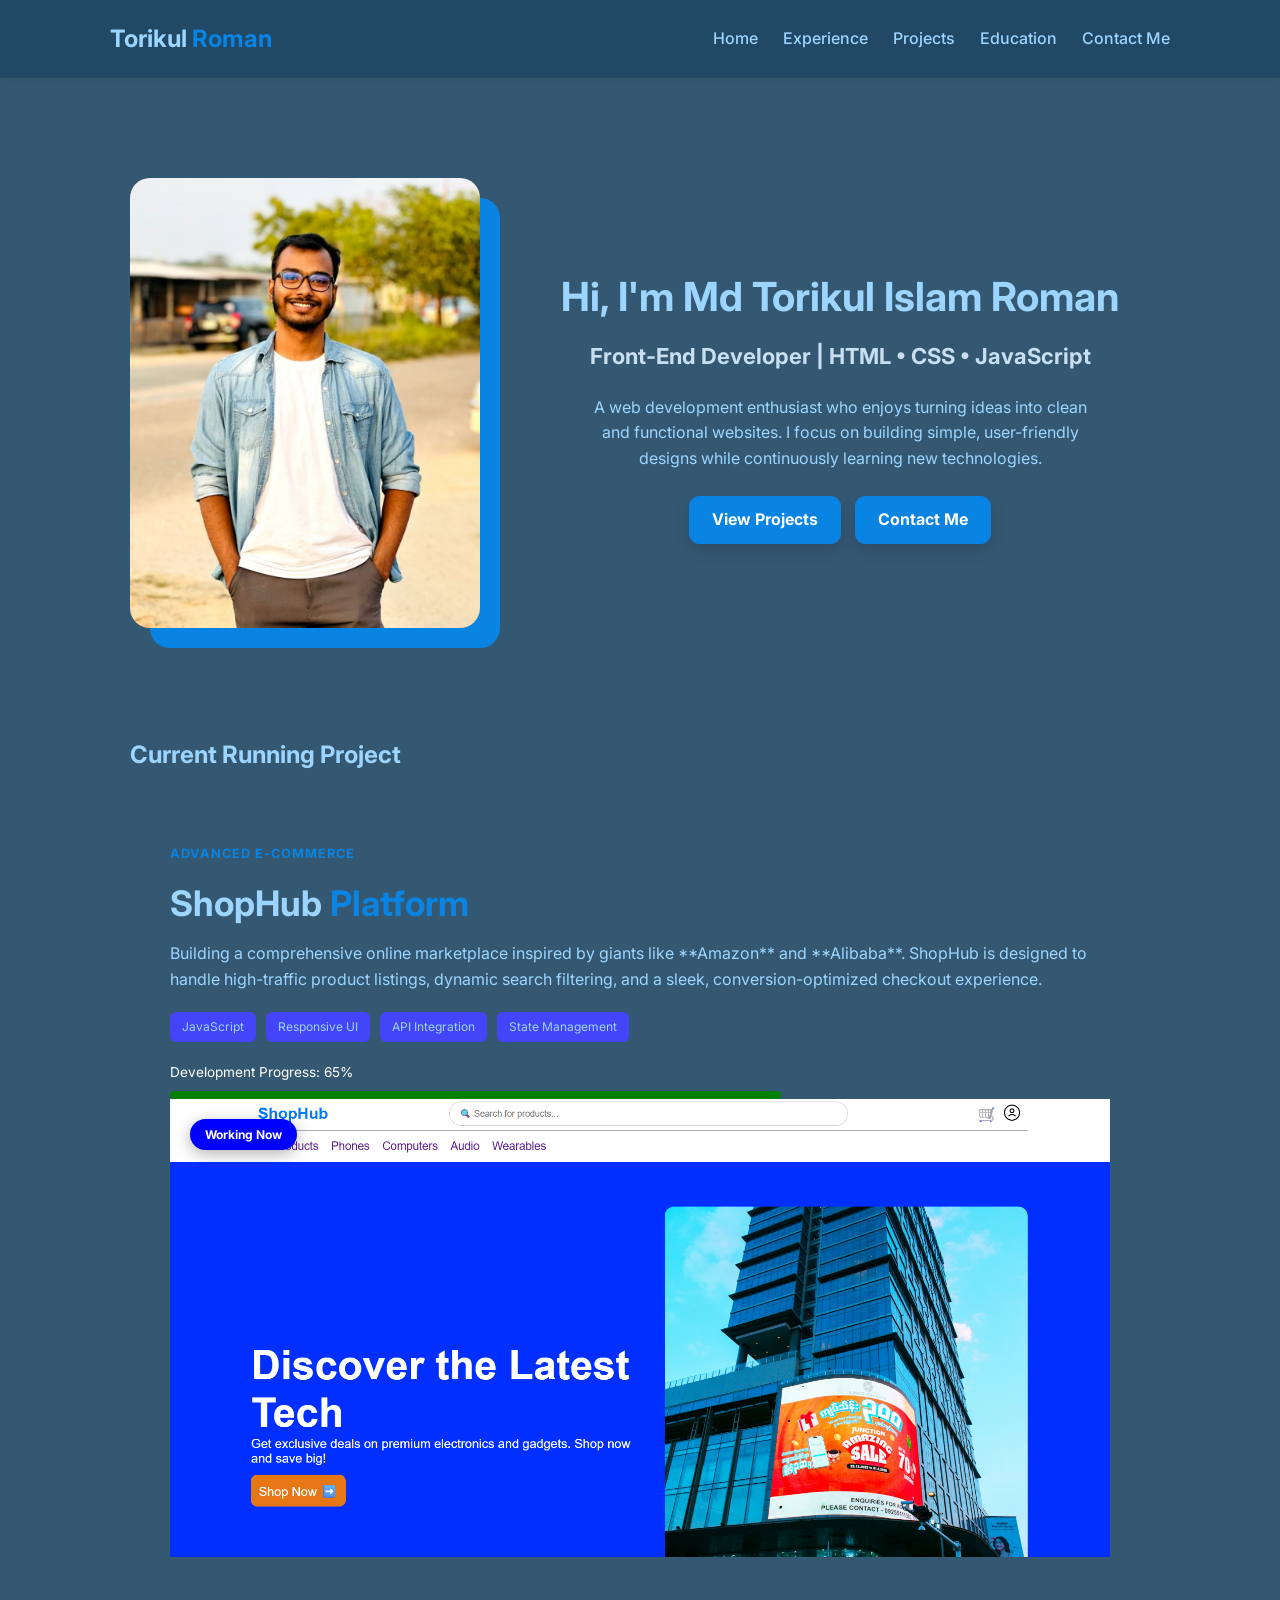
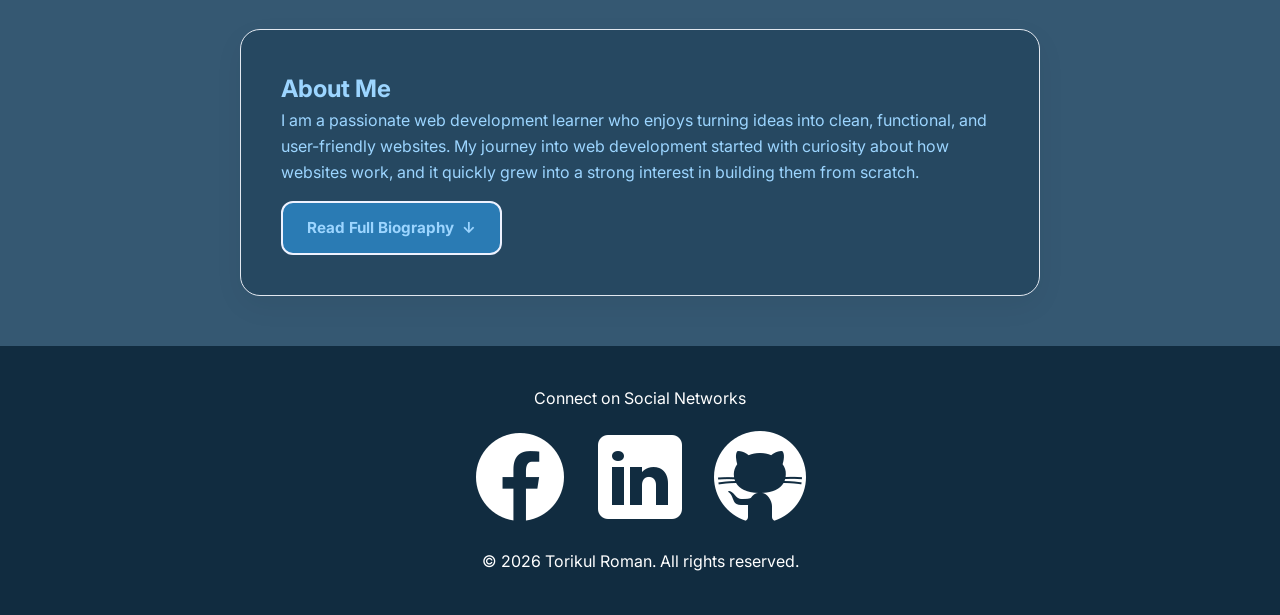
<file: portfolio/index.html>
<!DOCTYPE html>
<html lang="en">

<head>
    <meta charset="UTF-8">
    <meta name="viewport" content="width=device-width, initial-scale=1.0">
    <title>Torikul Roman | Portfolio</title>
    <link rel="stylesheet" href="style.css">
    <link href="https://fonts.googleapis.com/css2?family=Inter:wght@300;400;600&display=swap" rel="stylesheet">
</head>

<body>

    <header>
        <div class="container navbar-container">
            <h1 class="logo">Torikul <span>Roman</span></h1>
            <nav>
                <ul class="nav-links">
                    <li><a href="index.html">Home</a></li>
                    <li><a href="html/experience.html">Experience</a></li>
                    <li><a href="html/project.html">Projects</a></li>
                    <li><a href="html/education.html">Education</a></li>
                    <li><a href="html/contactme.html">Contact Me</a></li>
                </ul>
            </nav>
        </div>
    </header>

    <main class="container">
        <section class="hero">
            <div class="hero-image">
                <img src="pic/WhatsApp Image 2026-02-11 at 9.55.20 PM.jpeg" alt="Torikul Roman">
            </div>
            <div class="hero-text">


                <h1>Hi, I'm Md Torikul Islam Roman</h1>

                <h2>Front-End Developer | HTML • CSS • JavaScript</h2>

                <p>
                    A web development enthusiast who enjoys turning ideas into clean and functional websites. I focus on
                    building simple, user-friendly designs while continuously learning new technologies.
                </p>

                <div class="hero-text-buttons">
                    <a href="html/project.html">View Projects</a>
                    <a href="html/contactme.html">Contact Me</a>
                </div>

            </div>
        </section>

        <section class="upcoming-project container section-padding">
            <h2 class="section-title">Current Running Project</h2>

            <div class="upcoming-card">


                <div class="upcoming-details">
                    <span class="category">Advanced E-Commerce</span>
                    <h3>ShopHub <span>Platform</span></h3>
                    <p>
                        Building a comprehensive online marketplace inspired by giants like **Amazon** and **Alibaba**.
                        ShopHub is designed to handle high-traffic product listings, dynamic search filtering,
                        and a sleek, conversion-optimized checkout experience.
                    </p>
                    <div class="project-tags">
                        <span>JavaScript</span>
                        <span>Responsive UI</span>
                        <span>API Integration</span>
                        <span>State Management</span>
                    </div>
                    <div class="progress-container">
                        <p>Development Progress: 65%</p>
                        <div class="progress-bar">
                            <div class="progress-fill"></div>
                        </div>
                    </div>

                    <div class="upcoming-img-box">
                        <img src="pic/shophub.png" alt="ShopHub E-commerce Project">
                        <div class="status-badge">Working Now</div>
                    </div>
                </div>

            </div>
        </section>



        <section class="about-card">
            <h2>About Me</h2>

            <div class="content-wrapper">
                <p>
                    I am a passionate web development learner who enjoys turning ideas into clean, functional, and
                    user-friendly websites.
                    My journey into web development started with curiosity about how websites work, and it quickly grew
                    into a strong interest in building them from scratch.
                </p>

                <input type="checkbox" id="about-toggle" class="hidden-check">

                <div class="expand-box">
                    <p>
                        I enjoy creating simple yet effective user interfaces and focusing on writing clean, organized
                        code.
                        Through different small projects such as forms, login pages, and responsive designs, I continue
                        improving my skills.
                        Beyond web development, I explore technology concepts that strengthen my logical thinking.
                    </p>

                    <div class="bio-data">
                        <h3>Personal Info</h3>
                        <ul>

                            <li><strong>Father's Name:</strong> Md. Akkas Ali</li>

                            <li><strong>Mother's Name:</strong> Thamina Khatun</li>

                            <li><strong>Date of Birth:</strong> 29.06.2002</li>

                            <li><strong>Nationality:</strong> Bangladeshi</li>
                        </ul>
                    </div>
                    <div class="bio-data">

                        <h3>Address</h3>

                        <ul>


                            <li><strong>Location:</strong> Dhaka (AIUB Area)</li>
                            <li><strong>Status:</strong> Available for Hire</li>

                        </ul>

                    </div>
                </div>

                <label for="about-toggle" class="read-more-btn">
                    <span class="text-more">Read Full Biography</span>
                    <span class="text-less">Show Less</span>
                </label>
            </div>
        </section>


    </main>

    <footer>
        <div class="container footer-content">
            <p class="footertitle">Connect on Social Networks</p>
            <ul class="footer-icons">
                <li><a href="https://www.facebook.com/tori6kul"><img src="pic/icons8-facebook-100.png"
                            alt="Facebook"></a></li>
                <li><a href="https://www.linkedin.com/in/md-torikul-islam-roman-7853423b7/"><img
                            src="pic/icons8-linkedin-100.png" alt="LinkedIn"></a></li>
                <li><a href="https://github.com/torikul1"><img src="pic/icons8-github-100.png" alt="GitHub"></a></li>
            </ul>
            <p>&copy; 2026 Torikul Roman. All rights reserved.</p>
        </div>
    </footer>

</body>

</html>
</file>
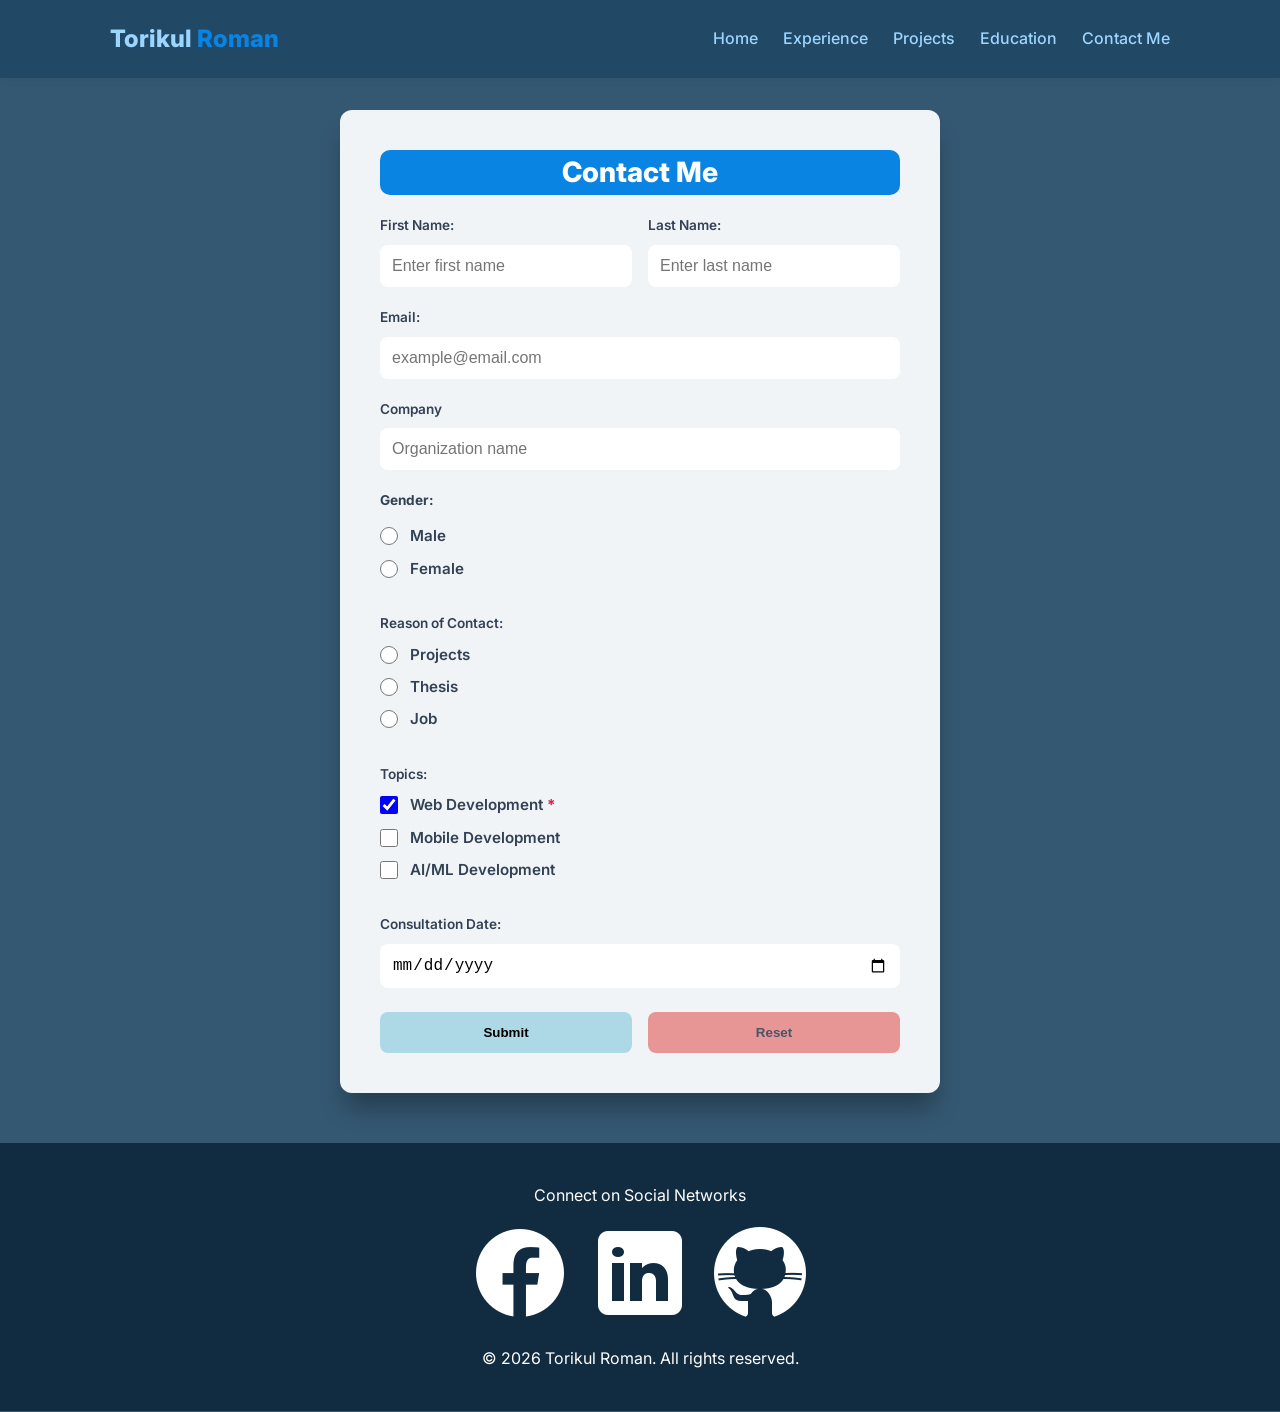
<file: portfolio/html/contactme.html>
<!DOCTYPE html>
<html lang="en">

<head>
    <meta charset="UTF-8">
    <meta name="viewport" content="width=device-width, initial-scale=1.0">
    <title>Contact | Torikul Roman</title>
    <link rel="stylesheet" href="../css/contactme.css">
    <link href="https://fonts.googleapis.com/css2?family=Inter:wght@300;400;600&display=swap" rel="stylesheet">
</head>

<body>

    <header>
        <div class="container navbar-container">
            <h1 class="logo">Torikul <span>Roman</span></h1>
            <nav>
                <ul class="nav-links">
                    <li><a href="../index.html">Home</a></li>
                    <li><a href="../html/experience.html">Experience</a></li>
                    <li><a href="../html/project.html">Projects</a></li>
                    <li><a href="../html/education.html">Education</a></li>
                    <li><a href="../html/contactme.html">Contact Me</a></li>
                </ul>
            </nav>
        </div>
    </header>

    <main>
        <div class="form-container">
            <div class="form-header">
                <h1>Contact Me</h1>

            </div>

            <form action="#">
                <div class="form-row">
                    <div class="form-group">
                        <label for="fname">First Name:</label>
                        <input type="text" id="fname" required placeholder="Enter first name">
                    </div>
                    <div class="form-group">
                        <label for="lname">Last Name:</label>
                        <input type="text" id="lname" required placeholder="Enter last name">
                    </div>
                </div>

                <div class="form-group">
                    <label for="email">Email:</label>
                    <input type="email" id="email" required placeholder="example@email.com">
                </div>

                <div class="form-group">
                    <label for="company">Company</label>
                    <input type="text" id="company" placeholder="Organization name">
                </div>

                <fieldset class="radio-group">
                    <legend>Gender:</legend>
                    <label class="option-item">
                        <input type="radio" name="gender" value="male" required>
                        <span>Male</span>
                    </label>
                    <label class="option-item">
                        <input type="radio" name="gender" value="female">
                        <span>Female</span>
                    </label>
                </fieldset>

                <fieldset class="radio-group">
                       <label for="reason">Reason of Contact:</label>
                    
                    <label class="option-item">
                        <input type="radio" name="reason" value="projects" required>
                        <span>Projects</span>
                    </label>
                    <label class="option-item">
                        <input type="radio" name="reason" value="thesis">
                        <span>Thesis</span>
                    </label>
                    <label class="option-item">
                        <input type="radio" name="reason" value="job">
                        <span>Job</span>
                    </label>
                </fieldset>

                <fieldset class="checkbox-group">
                  <label for="topic">Topics:</label>
                   
                    <label class="option-item">
                        <input type="checkbox" name="topic" value="web" required checked>
                        <span>Web Development</span>
                    </label>
                    <label class="option-item">
                        <input type="checkbox" name="topic" value="mobile">
                        <span>Mobile Development</span>
                    </label>
                    <label class="option-item">
                        <input type="checkbox" name="topic" value="ai">
                        <span>AI/ML Development</span>
                    </label>
                </fieldset>

                <div class="form-group">
                    <label for="date">Consultation Date: </label>
                    <input type="date" id="date" required>
                </div>

                <div class="button-row">
                    <button type="submit" class="btn btn-submit">Submit</button>
                    <button type="reset" class="btn btn-reset">Reset</button>
                </div>
            </form>
        </div>
    </main>

    <footer>
        <div class="container footer-content">
            <p class="footertitle">Connect on Social Networks</p>
            <ul class="footer-icons">
                <li><a href="https://www.facebook.com/tori6kul"><img src="../pic/icons8-facebook-100.png"
                            alt="Facebook"></a></li>
                <li><a href="https://www.linkedin.com/in/md-torikul-islam-roman-7853423b7/"><img src="../pic/icons8-linkedin-100.png"
                            alt="LinkedIn"></a></li>
                <li><a href="https://github.com/torikul1"><img src="../pic/icons8-github-100.png" alt="GitHub"></a></li>
            </ul>
            <p>&copy; 2026 Torikul Roman. All rights reserved.</p>
        </div>
    </footer>

</body>

</html>
</file>
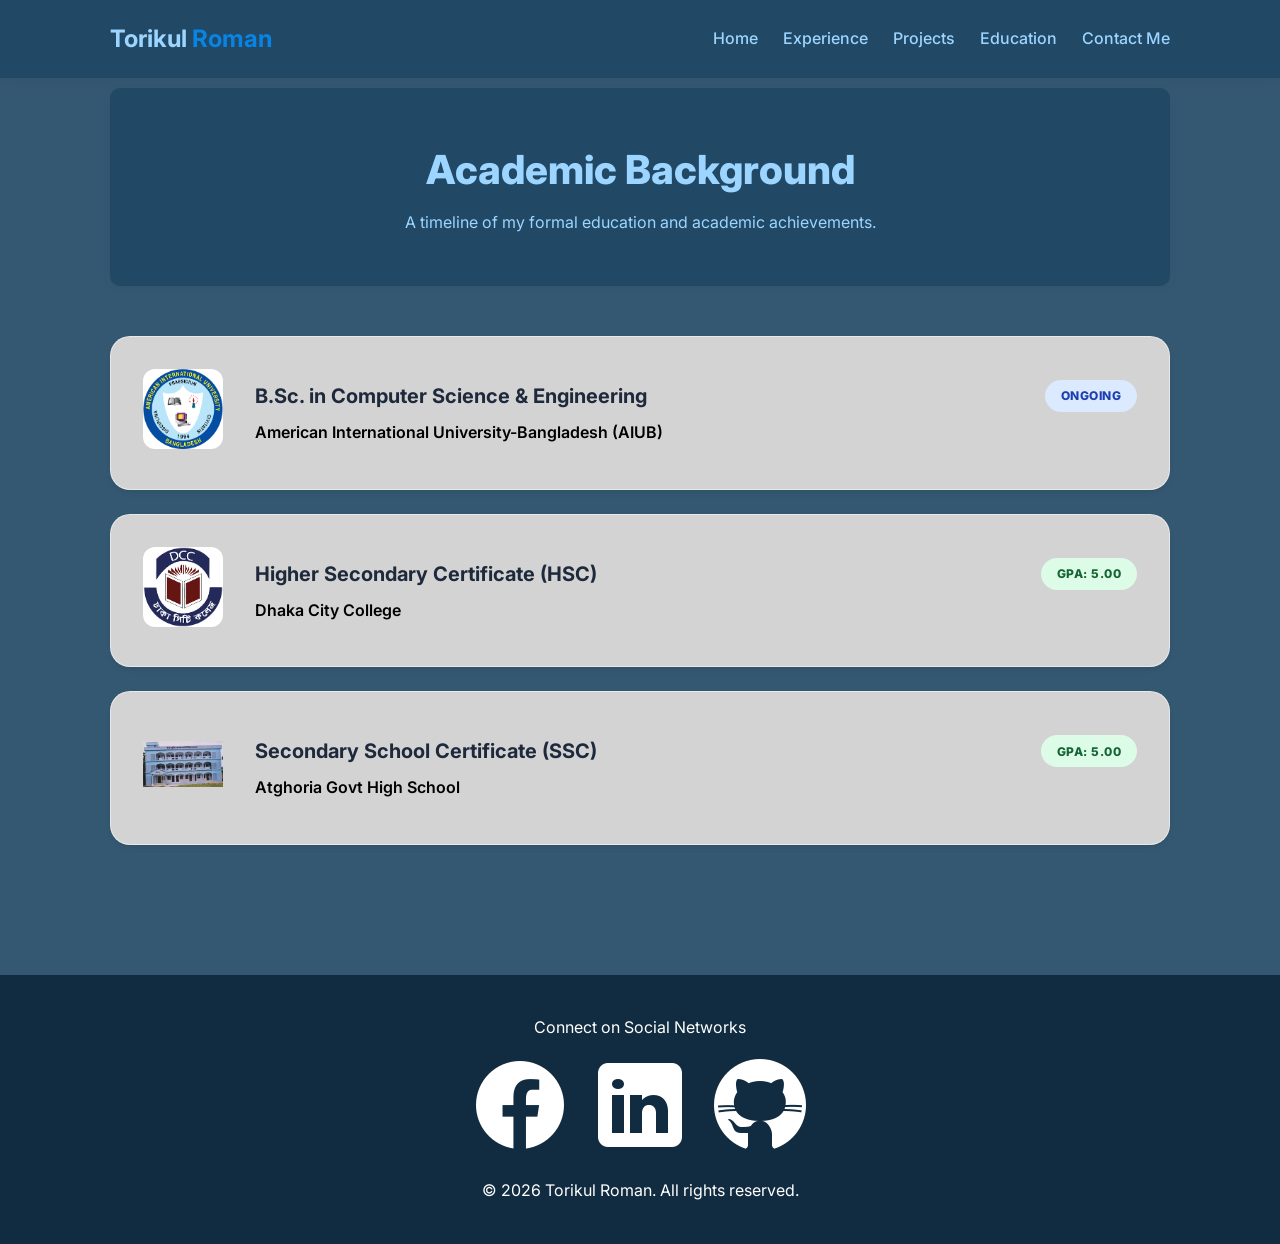
<file: portfolio/html/education.html>
<!DOCTYPE html>
<html lang="en">
<head>
    <meta charset="UTF-8">
    <meta name="viewport" content="width=device-width, initial-scale=1.0">
    <title>Education | Torikul Roman</title>
    <link rel="stylesheet" href="../css/education.css">
    <link href="https://fonts.googleapis.com/css2?family=Inter:wght@300;400;600&display=swap" rel="stylesheet">
</head>
<body>

   <header>
        <div class="container navbar-container">
            <h1 class="logo">Torikul <span>Roman</span></h1>
            <nav>
                <ul class="nav-links">
                    <li><a href="../index.html">Home</a></li>
                    <li><a href="../html/experience.html">Experience</a></li>
                    <li><a href="../html/project.html">Projects</a></li>
                    <li><a href="../html/education.html">Education</a></li>
                    <li><a href="../html/contactme.html">Contact Me</a></li>
                </ul>
            </nav>
        </div>
    </header>

    <main class="container">
        <header class="section-intro">
            <h1>Academic Background</h1>
            <p>A timeline of my formal education and academic achievements.</p>
        </header>

        <section class="education-list">
            
            <div class="edu-card">
                <div class="edu-logo">
                    <img src="../pic/bsc.png" alt="AIUB Logo">
                </div>
                <div class="edu-info">
                    <div class="edu-header">
                        <h3>B.Sc. in Computer Science & Engineering</h3>
                        <span class="status-badge ongoing">Ongoing</span>
                    </div>
                    <p class="institution">American International University-Bangladesh (AIUB)</p>
                </div>
            </div>

            <div class="edu-card">
                <div class="edu-logo">
                    <img src="../pic/Hsc.png" alt="HSC Logo">
                </div>
                <div class="edu-info">
                    <div class="edu-header">
                        <h3>Higher Secondary Certificate (HSC)</h3>
                        <span class="status-badge success">GPA: 5.00</span>
                    </div>
                    <p class="institution">Dhaka City College</p>
                </div>
            </div>

            <div class="edu-card">
                <div class="edu-logo">
                    <img src="../pic/ssc.jpg" alt="SSC Logo">
                </div>
                <div class="edu-info">
                    <div class="edu-header">
                        <h3>Secondary School Certificate (SSC)</h3>
                        <span class="status-badge success">GPA: 5.00</span>
                    </div>
                    <p class="institution">Atghoria Govt High School</p>
                </div>
            </div>

        </section>
    </main>

  <footer>
        <div class="container footer-content">
            <p class="footertitle">Connect on Social Networks</p>
            <ul class="footer-icons">
                <li><a href="https://www.facebook.com/tori6kul"><img src="../pic/icons8-facebook-100.png"
                            alt="Facebook"></a></li>
                <li><a href="https://www.linkedin.com/in/md-torikul-islam-roman-7853423b7/"><img src="../pic/icons8-linkedin-100.png"
                            alt="LinkedIn"></a></li>
                <li><a href="https://github.com/torikul1"><img src="../pic/icons8-github-100.png" alt="GitHub"></a></li>
            </ul>
            <p>&copy; 2026 Torikul Roman. All rights reserved.</p>
        </div>
    </footer>

</body>
</html>
</file>
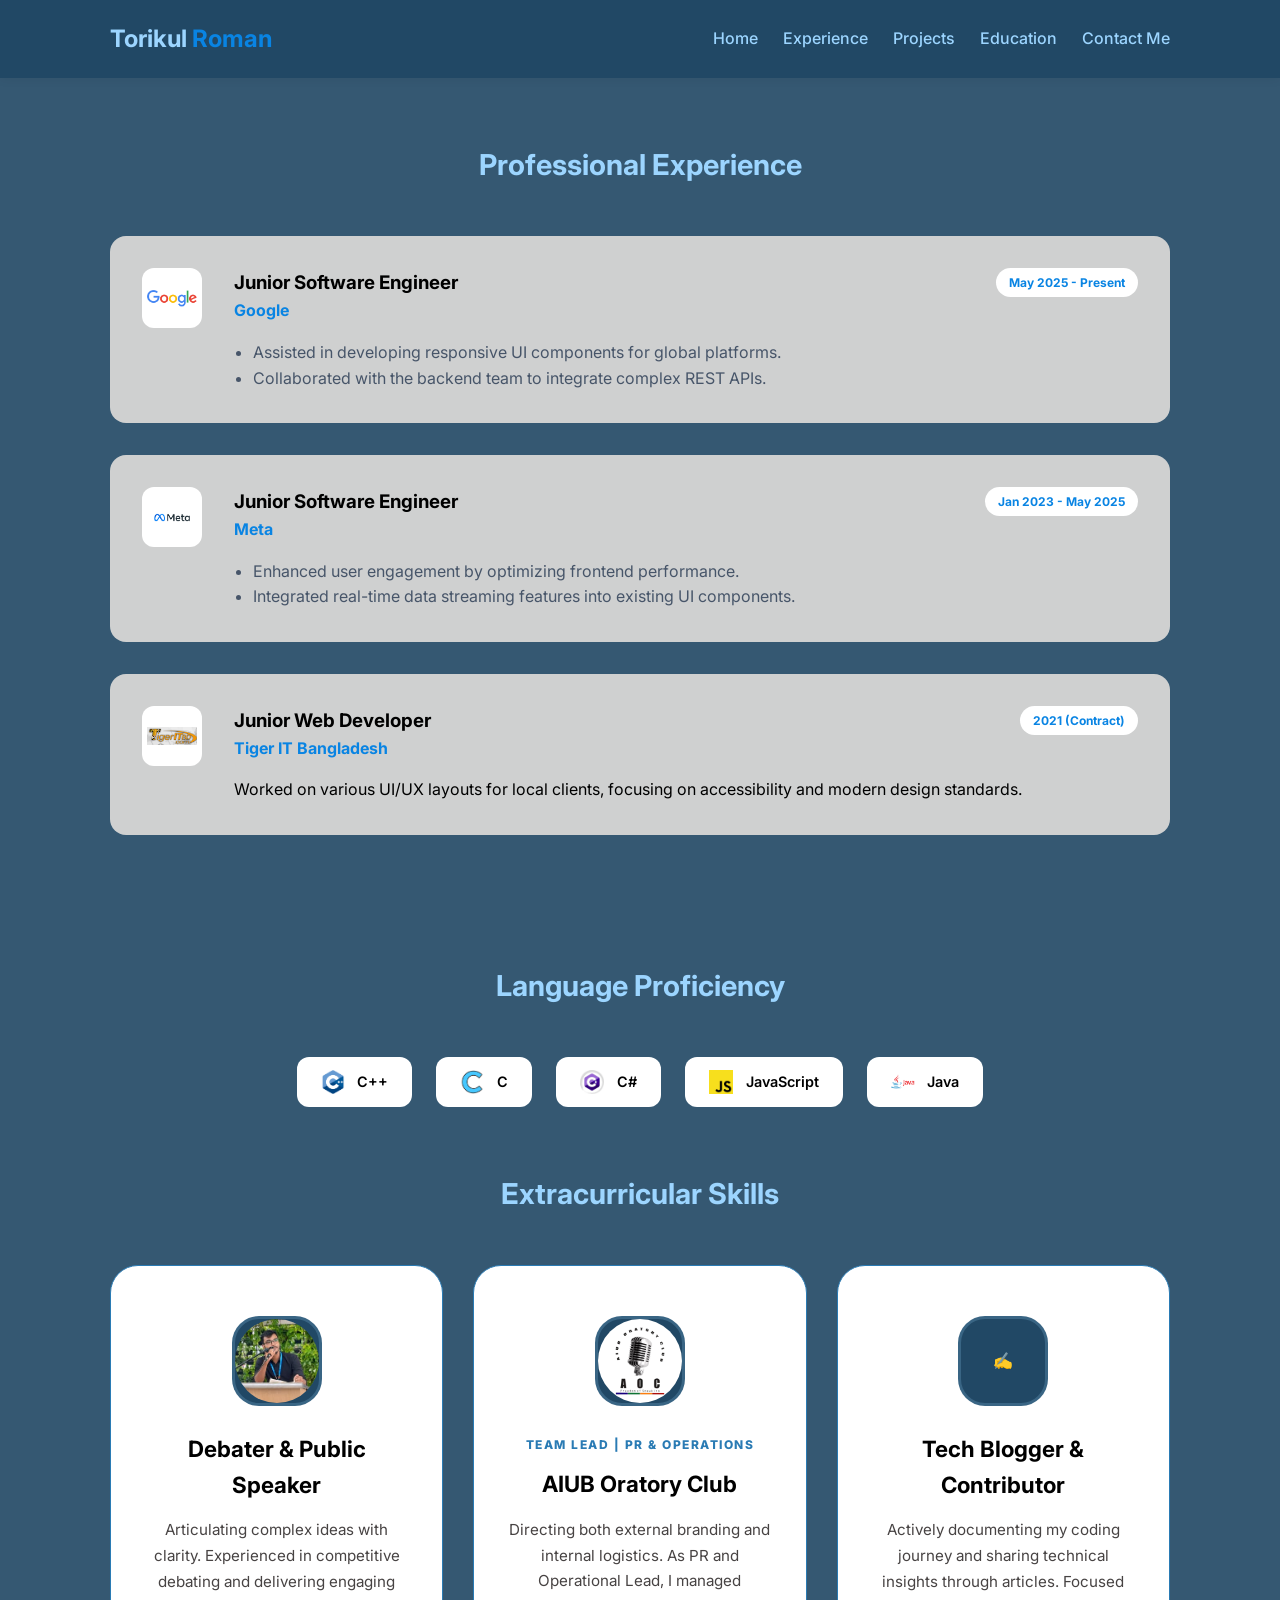
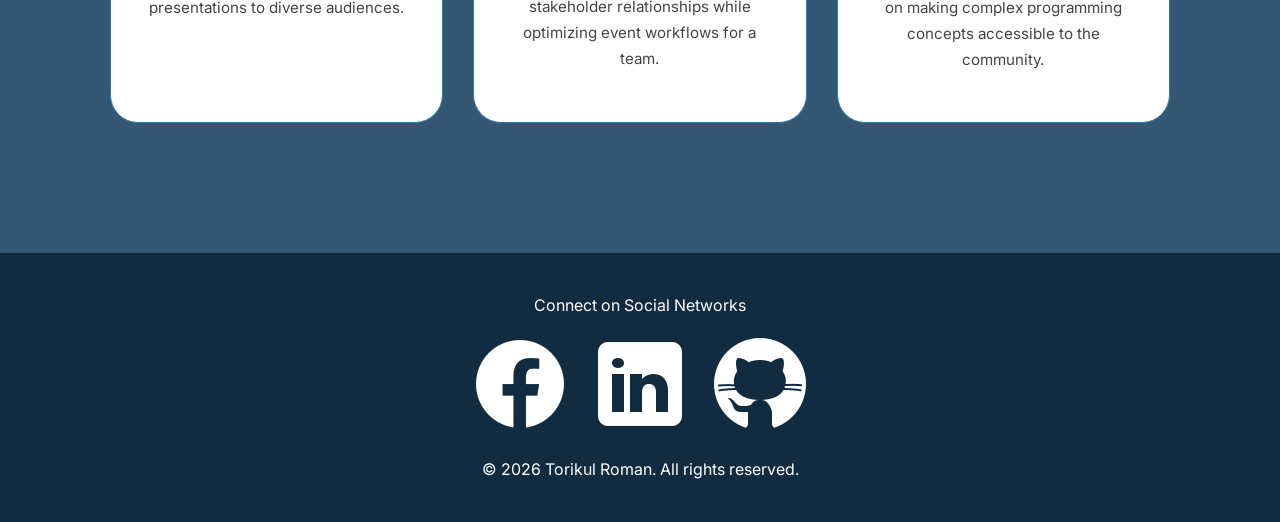
<file: portfolio/html/experience.html>
<!DOCTYPE html>
<html lang="en">

<head>
    <meta charset="UTF-8">
    <meta name="viewport" content="width=device-width, initial-scale=1.0">
    <title>Experience | Torikul Roman</title>
    <link rel="stylesheet" href="../css/experience.css">
    <link href="https://fonts.googleapis.com/css2?family=Inter:wght@300;400;600&display=swap" rel="stylesheet">
</head>

<body>

    <header>
        <div class="container navbar-container">
            <h1 class="logo">Torikul <span>Roman</span></h1>
            <nav>
                <ul class="nav-links">
                    <li><a href="../index.html">Home</a></li>
                    <li><a href="../html/experience.html">Experience</a></li>
                    <li><a href="../html/project.html">Projects</a></li>
                    <li><a href="../html/education.html">Education</a></li>
                    <li><a href="../html/contactme.html">Contact Me</a></li>
                </ul>
            </nav>
        </div>
    </header>

    <main class="container">
        <section class="experience-section">
            <h2 class="section-title">Professional Experience</h2>

            <div class="timeline">
                <div class="timeline-item">
                    <div class="company-logo">
                        <img src="../pic/google.png" alt="Google">
                    </div>
                    <div class="timeline-content">
                        <div class="timeline-header">
                            <h3>Junior Software Engineer</h3>
                            <span class="date-tag">May 2025 - Present</span>
                        </div>
                        <p class="company-name">Google</p>
                        <ul class="job-desc">
                            <li>Assisted in developing responsive UI components for global platforms.</li>
                            <li>Collaborated with the backend team to integrate complex REST APIs.</li>
                        </ul>
                    </div>
                </div>

                <div class="timeline-item">
                    <div class="company-logo">
                        <img src="../pic/meta.png" alt="Meta">
                    </div>
                    <div class="timeline-content">
                        <div class="timeline-header">
                            <h3>Junior Software Engineer</h3>
                            <span class="date-tag">Jan 2023 - May 2025</span>
                        </div>
                        <p class="company-name">Meta</p>
                        <ul class="job-desc">
                            <li>Enhanced user engagement by optimizing frontend performance.</li>
                            <li>Integrated real-time data streaming features into existing UI components.</li>
                        </ul>
                    </div>
                </div>

                <div class="timeline-item">
                    <div class="company-logo">
                        <img src="../pic/tigerit.jpg" alt="TigerIT">
                    </div>
                    <div class="timeline-content">
                        <div class="timeline-header">
                            <h3>Junior Web Developer</h3>
                            <span class="date-tag">2021 (Contract)</span>
                        </div>
                        <p class="company-name">Tiger IT Bangladesh</p>
                        <p class="short-desc">Worked on various UI/UX layouts for local clients, focusing on
                            accessibility and modern design standards.</p>
                    </div>
                </div>
            </div>
        </section>

        <section class="skills-section">
            <h2 class="section-title">Language Proficiency</h2>
            <div class="skills-grid">
                <div class="skill-card">
                    <img src="../pic/c++.png" alt="C++">
                    <span>C++</span>
                </div>
                <div class="skill-card">
                    <img src="../pic/c.png" alt="C">
                    <span>C</span>
                </div>
                <div class="skill-card">
                    <img src="../pic/csharp.jpg" alt="C#">
                    <span>C#</span>
                </div>
                <div class="skill-card">
                    <img src="../pic/js.png" alt="JavaScript">
                    <span>JavaScript</span>
                </div>
                <div class="skill-card">
                    <img src="../pic/java.png" alt="Java">
                    <span>Java</span>
                </div>
            </div>
        </section>

        <section class="extracariculam-skill">
            <h2 class="section-title">Extracurricular Skills</h2>
            <div class="extra-grid">
                <div class="extra-card">
                    <div class="zoom-box">
                        <div class="icon-circle"><img src="../pic/debate and public speaker.jpg"  alt="debate and public speaker img"></div>
                    </div>
                    <h3>Debater & Public Speaker</h3>
                    <p>Articulating complex ideas with clarity. Experienced in competitive debating and delivering
                        engaging presentations to diverse audiences.</p>
                </div>

                <div class="extra-card">
                    <div class="zoom-box">
                        <div class="icon-circle"><img src="../pic/aiub oratory club.jpg" alt="AIUB Oratory Club Logo"></div>
                    </div>
                    <span class="org-tag">Team Lead | PR & Operations</span>
                    <h3> AIUB Oratory Club</h3>
                    <p>Directing both external branding and internal logistics. As PR and Operational Lead, I managed
                        stakeholder relationships while optimizing event workflows for a team.</p>
                </div>

                <div class="extra-card">
                    <div class="zoom-box">
                        <div class="icon-circle">✍️</div>
                    </div>
                    <h3>Tech Blogger & Contributor</h3>
                    <p>Actively documenting my coding journey and sharing technical insights through articles. Focused
                        on making complex programming concepts accessible to the community.</p>
                </div>
        </section>
    </main>

    <footer>
        <div class="container footer-content">
            <p class="footertitle">Connect on Social Networks</p>
            <ul class="footer-icons">
                <li><a href="https://www.facebook.com/tori6kul"><img src="../pic/icons8-facebook-100.png"
                            alt="Facebook"></a></li>
                <li><a href="https://www.linkedin.com/in/md-torikul-islam-roman-7853423b7/"><img
                            src="../pic/icons8-linkedin-100.png" alt="LinkedIn"></a></li>
                <li><a href="https://github.com/torikul1"><img src="../pic/icons8-github-100.png" alt="GitHub"></a></li>
            </ul>
            <p>&copy; 2026 Torikul Roman. All rights reserved.</p>
        </div>
    </footer>

</body>

</html>
</file>
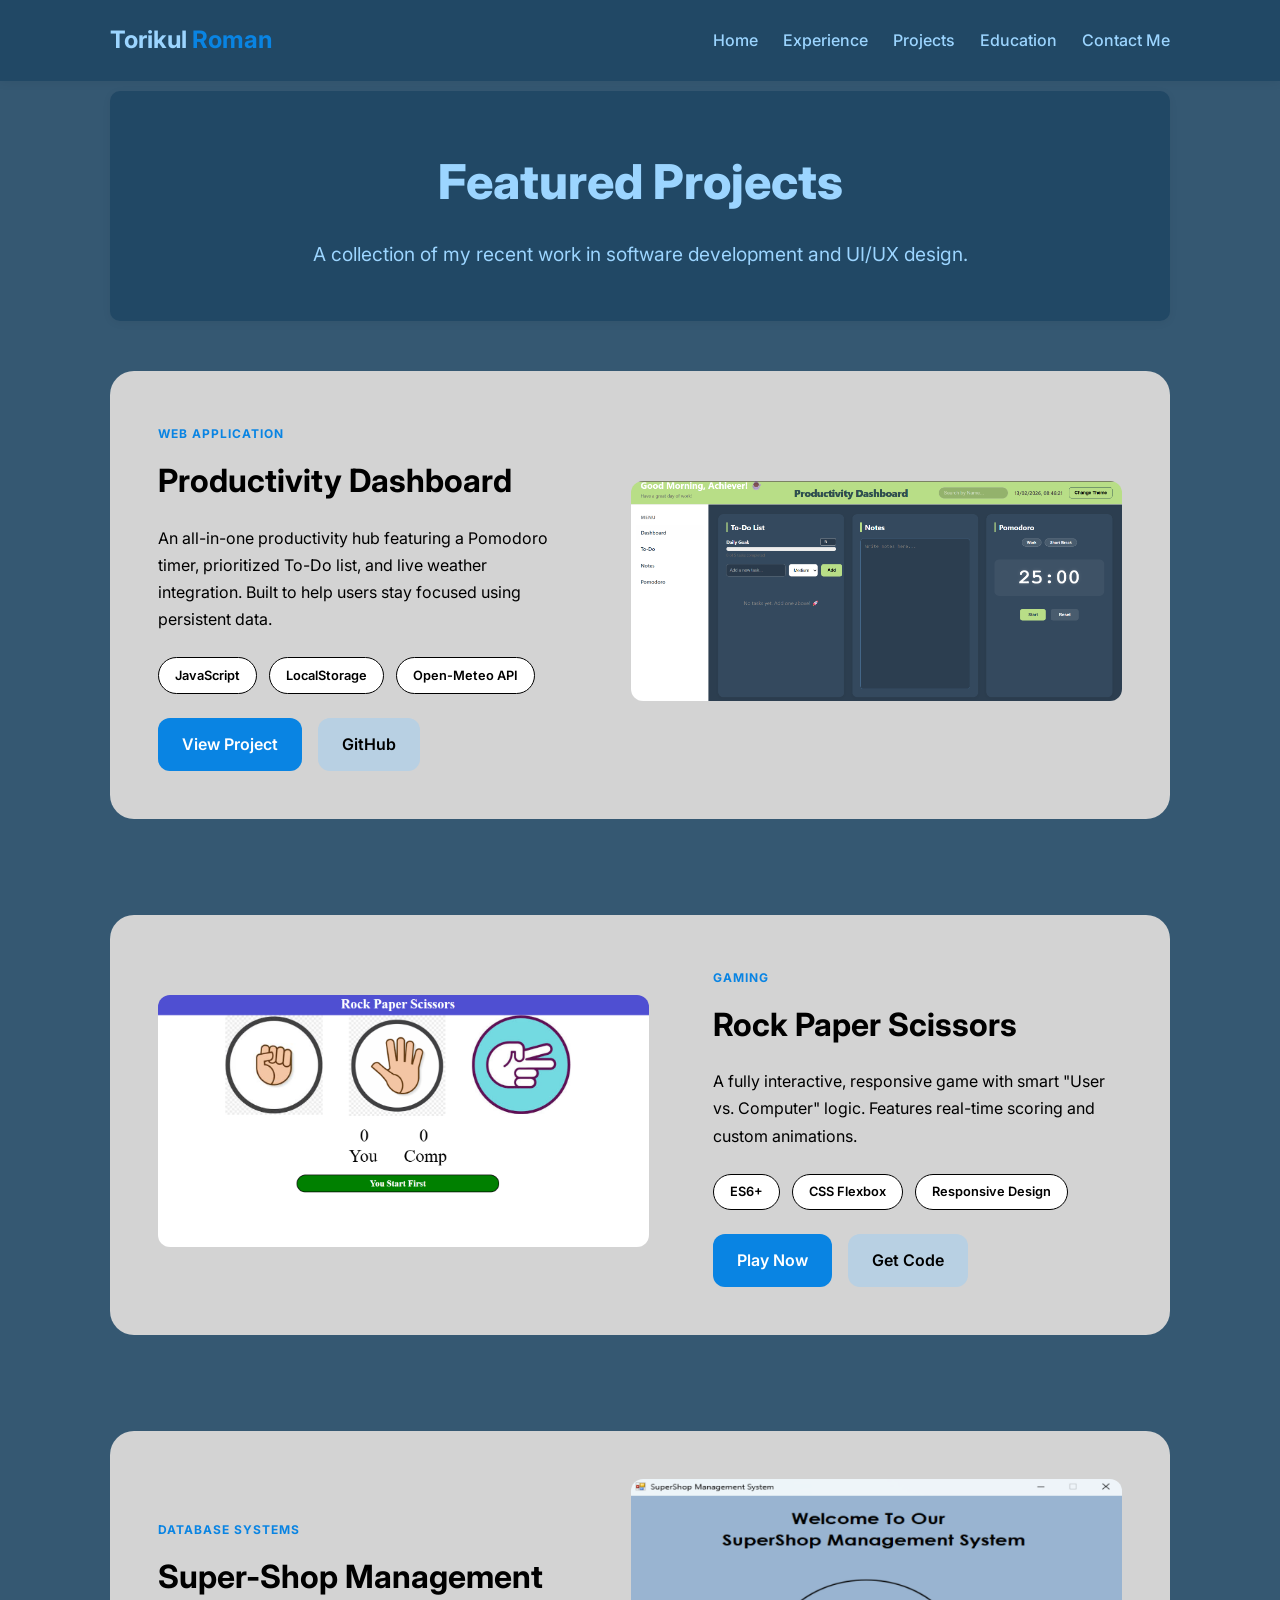
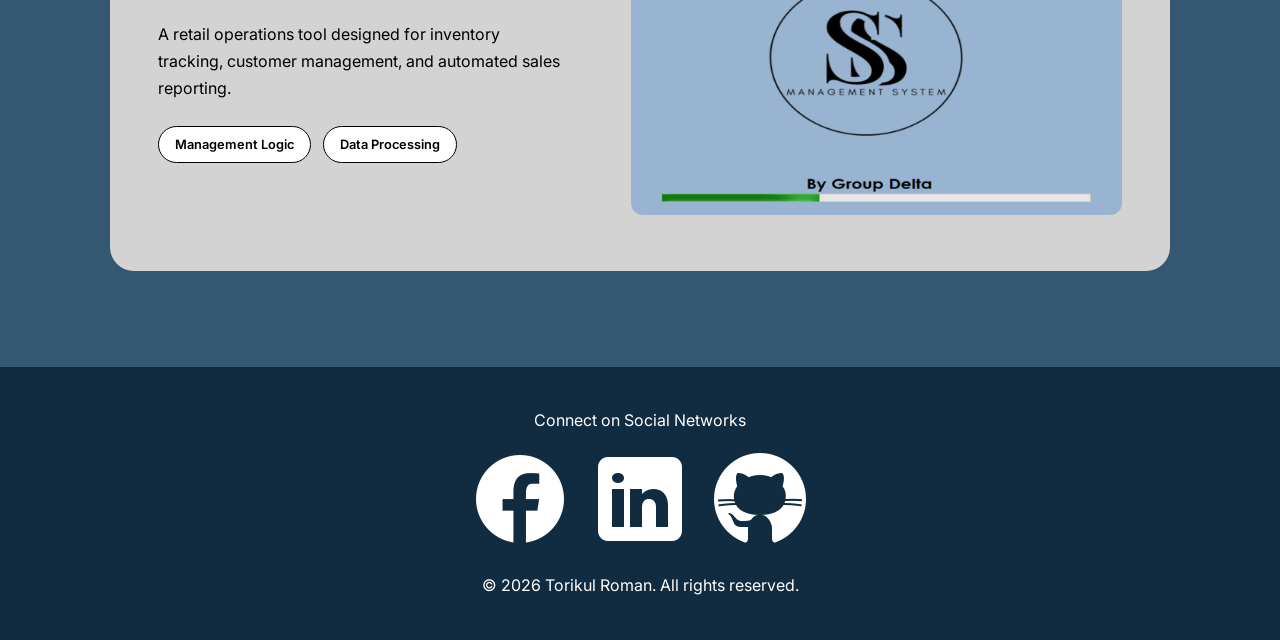
<file: portfolio/html/project.html>
<!DOCTYPE html>
<html lang="en">
<head>
    <meta charset="UTF-8">
    <meta name="viewport" content="width=device-width, initial-scale=1.0">
    <title>Projects | Torikul Roman</title>
  
    <link rel="stylesheet" href="../css/project.css">
   <link href="https://fonts.googleapis.com/css2?family=Inter:wght@300;400;600&display=swap" rel="stylesheet">
</head>
<body>

    <header>
        <div class="container navbar-container">
            <h1 class="logo">Torikul <span>Roman</span></h1>
            <nav>
                <ul class="nav-links">
                    <li><a href="../index.html">Home</a></li>
                    <li><a href="../html/experience.html">Experience</a></li>
                    <li><a href="../html/project.html">Projects</a></li>
                    <li><a href="../html/education.html">Education</a></li>
                    <li><a href="../html/contactme.html">Contact Me</a></li>
                </ul>
            </nav>
        </div>
    </header>

    <main class="container">
        <header class="section-intro">
            <h1>Featured Projects</h1>
            <p>A collection of my recent work in software development and UI/UX design.</p>
        </header>

        <section class="projects-list">
            
            <article class="project-card">
                <div class="project-content">
                    <span class="project-category">Web Application</span>
                    <h3>Productivity Dashboard</h3>
                    <p>An all-in-one productivity hub featuring a Pomodoro timer, prioritized To-Do list, and live weather integration. Built to help users stay focused using persistent data.</p>
                    
                    <div class="tech-tags">
                        <span>JavaScript</span>
                        <span>LocalStorage</span>
                        <span>Open-Meteo API</span>
                    </div>

                    <div class="project-links">
                        <a href="https://torikul1.github.io/Productivity-Dashboard/" class="btn-primary">View Project</a>
                        <a href="https://github.com/torikul1/Productivity-Dashboard.git" class="btn-secondary">GitHub</a>
                    </div>
                </div>
                <div class="project-visual">
                    <img src="../pic/pd.png" alt="Productivity Dashboard">
                </div>
            </article>

            <article class="project-card reverse">
                <div class="project-content">
                    <span class="project-category">Gaming</span>
                    <h3>Rock Paper Scissors</h3>
                    <p>A fully interactive, responsive game with smart "User vs. Computer" logic. Features real-time scoring and custom animations.</p>
                    
                    <div class="tech-tags">
                        <span>ES6+</span>
                        <span>CSS Flexbox</span>
                        <span>Responsive Design</span>
                    </div>

                    <div class="project-links">
                        <a href="https://torikul1.github.io/rock-paper-scissors-game/" class="btn-primary">Play Now</a>
                         <a href="https://github.com/torikul1/rock-paper-scissors-game" class="btn-secondary">Get Code</a>
                    </div>
                </div>
                <div class="project-visual">
                    <img src="../pic/rocPaper.png" alt="Game Screenshot">
                </div>
            </article>

            <article class="project-card">
                <div class="project-content">
                    <span class="project-category">Database Systems</span>
                    <h3>Super-Shop Management</h3>
                    <p>A retail operations tool designed for inventory tracking, customer management, and automated sales reporting.</p>
                    
                    <div class="tech-tags">
                        <span>Management Logic</span>
                        <span>Data Processing</span>
                    </div>
                </div>
                <div class="project-visual multi-grid">
                    <img src="../pic/sp1.png" alt="Management UI 1">
                </div>
            </article>

        </section>
    </main>

    <footer>
        <div class="container footer-content">
            <p class="footertitle">Connect on Social Networks</p>
            <ul class="footer-icons">
                <li><a href="https://www.facebook.com/tori6kul"><img src="../pic/icons8-facebook-100.png"
                            alt="Facebook"></a></li>
                <li><a href="https://www.linkedin.com/in/md-torikul-islam-roman-7853423b7/"><img src="../pic/icons8-linkedin-100.png"
                            alt="LinkedIn"></a></li>
                <li><a href="https://github.com/torikul1"><img src="../pic/icons8-github-100.png" alt="GitHub"></a></li>
            </ul>
            <p>&copy; 2026 Torikul Roman. All rights reserved.</p>
        </div>
    </footer>

</body>
</html>
</file>
<file: portfolio/style.css>
* {
    margin: 0;
    padding: 0;
    box-sizing: border-box;
}

body {
    font-family: 'Inter', sans-serif;
    line-height: 1.6;
    color: #9CD5FF;
    background-color: #355872;
}

.container {
    max-width: 1100px;
    margin: 0 auto;
    padding: 0 20px;
}

/* Header & Nav */
header {
    background: #214865;
    padding: 20px 0;
    box-shadow: 0 2px 10px rgba(0, 0, 0, 0.05);
    position: sticky;
    top: 0;
    z-index: 1000;
}

.navbar-container {
    display: flex;
    justify-content: space-between;
    align-items: center;
}

.logo {
    font-size: 1.5rem;
    color: #9CD5FF;
}

.logo span {
    color: #0984e3;
}

.nav-links {
    display: flex;
    list-style: none;
}

.nav-links li {
    margin-left: 25px;
}

.nav-links a {
    text-decoration: none;
    color: #9CD5FF;
    font-weight: 500;
    transition: color 0.3s;
}

.nav-links a:hover {
    color: #0984e3;
}

/* Hero Section (About Me) */
.hero {
    display: flex;
    align-items: center;
    text-align: center;
    gap: 50px;
    padding: 100px 20px;
}

.hero-image img {
    width: 350px;
    height: 450px;
    object-fit: cover;
    border-radius: 20px;
    box-shadow: 20px 20px 0px #0984e3;
    transition: transform 0.4s ease, box-shadow 0.4s ease;
    animation: float 4s ease-in-out infinite;
}




.hero-image img:hover {
    transform: scale(1.05) translateY(-5px);
    box-shadow: 25px 25px 0px #0984e3;
}

@keyframes float {
    0% {
        transform: translateY(0px);
    }

    50% {
        transform: translateY(-10px);
    }

    100% {
        transform: translateY(0px);
    }
}



.hero-text {
    flex: 1;
}

.hero-text h1 {
    font-size: 40px;
    margin-bottom: 10px;
}

.hero-text h2 {
    font-size: 22px;
    margin-bottom: 20px;
    color: #c8dff1;
}

.hero-text p {
    max-width: 500px;
    margin: 20px auto;
}

.hero-text-buttons a:hover {
    background-color: #0672c9;
    transform: translateY(-3px);


    box-shadow: 0 12px 25px rgba(0, 0, 0, 0.25);
}

.hero-text-buttons a {
    text-decoration: none;
    padding: 10px 22px;
    border: 1px solid #0984e3;
    margin: 5px;
    display: inline-block;
    border-radius: 10px;
    background-color: #0984e3;
    color: white;
    font-weight: bold;
    box-shadow: 0 6px 15px rgba(0, 0, 0, 0.15);
    transition: all 0.3s ease;
}

.hero-text-buttons a:active {
    transform: translateY(0px);
    box-shadow: 0 4px 10px rgba(0, 0, 0, 0.2);
}


/* --- Upcoming Project Styling --- */
.upcoming-card {
    display: flex;
    border-radius: 24px;
    overflow: hidden;
    gap: 40px;
    margin-top: 30px;
}

.upcoming-card:hover {
    border-color: blue;
    box-shadow: 0 20px 40px rgba(59, 130, 246, 0.15);
}

/* Image Zoom Logic */
.upcoming-img-box {
    flex: 1;
    position: relative;
    overflow: hidden;
    min-height: 300px;
}

.upcoming-img-box img {
    width: 100%;
    height: 100%;
    object-fit: cover;
    transition: transform 0.6s cubic-bezier(0.165, 0.84, 0.44, 1);
}

.upcoming-card:hover .upcoming-img-box img {
    transform: scale(1.15);
}

/* Status Badge */
.status-badge {
    position: absolute;
    top: 20px;
    left: 20px;
    background: blue;
    color: rgb(255, 255, 255);
    padding: 6px 15px;
    border-radius: 30px;
    font-size: 0.75rem;
    font-weight: 700;
    z-index: 2;
    box-shadow: 0 4px 15px rgba(0, 0, 0, 0.3);
}

/* Info Details */
.upcoming-details {
    flex: 1.2;
    padding: 40px;
    display: flex;
    flex-direction: column;
    justify-content: center;
}

.upcoming-details .category {
    color: #0984e3;
    font-size: 0.8rem;
    font-weight: 700;
    text-transform: uppercase;
    letter-spacing: 1px;
}

.upcoming-details h3 {
    font-size: 2.2rem;
    margin: 10px 0;
}

.upcoming-details h3 span {
    color: #0984e3;
    font-weight: bold;
}

.project-tags {
    display: flex;
    flex-wrap: wrap;
    gap: 10px;
    margin: 20px 0;
}

.project-tags span {
    background: rgb(68, 68, 248);
    padding: 5px 12px;
    border-radius: 6px;
    font-size: 0.75rem;
    color: var(--text-dim);
    border: none;
}

/* Progress Bar */
.progress-container p {
    font-size: 0.85rem;
    margin-bottom: 8px;
    color: white;
}

.progress-bar {
    width: 100%;
    height: 8px;
    border-radius: 10px;
    overflow: hidden;
}

.progress-fill {
    width: 65%;
    height: 100%;
    background: green;
    box-shadow: black;
    border-radius: 10px;
}

.about-card {
    background-color: #264861;
    padding: 2.5rem;
    border-radius: 20px;
    box-shadow: 0 10px 30px rgba(0, 0, 0, 0.05);
    border: 1px solid #e2e8f0;
    max-width: 800px;
    margin: 2rem auto;
}

.content-wrapper {
    position: relative;
}


.hidden-check {
    display: none;
}


.expand-box {
    max-height: 0;
    opacity: 0;
    overflow: hidden;
    transition: all 0.6s cubic-bezier(0.4, 0, 0.2, 1);
    margin-top: 0;
}


.content-wrapper::after {
    content: "";
    position: absolute;
    bottom: 40px;
    left: 0;
    width: 100%;
    height: 60px;
    transition: 0.3s;
    pointer-events: none;
}


.hidden-check:checked+.expand-box {
    max-height: 1000px;
    opacity: 1;
    margin-top: 1rem;
    padding-bottom: 2rem;
}

.hidden-check:checked~.content-wrapper::after {
    opacity: 0;
}

.read-more-btn {
    display: inline-flex;
    align-items: center;
    color: #9CD5FF;
    font-weight: 700;
    font-size: 0.95rem;
    cursor: pointer;
    padding: 0.8rem 1.5rem;
    border: 2px solid #eef2ff;
    border-radius: 12px;
    background: #2a7bb4;
    transition: 0.3s;
    margin-top: 1rem;
}

.read-more-btn:hover {
    background: #2563eb;
    color: #ffffff;
    border-color: #2563eb;
    transform: translateY(-2px);
}


.text-less {
    display: none;
}

.hidden-check:checked~.read-more-btn .text-more {
    display: none;
}

.hidden-check:checked~.read-more-btn .text-less {
    display: inline;
}

.read-more-btn::after {
    content: "↓";
    margin-left: 8px;
    transition: 0.3s;
}

.hidden-check:checked~.read-more-btn::after {
    content: "↑";
    transform: translateY(-2px);
}



.bio-data {
    margin-top: 30px;
    background: #355872;
    padding: 20px;
    border-radius: 10px;
    box-shadow: 0 4px 6px rgba(0, 0, 0, 0.05);
}

.bio-data h3 {
    margin-bottom: 10px;
    font-size: 1.1rem;
    border-bottom: 2px solid #0984e3;
    display: inline-block;
}

.bio-data ul {
    list-style: none;
}

.bio-data li {
    margin-bottom: 8px;
}

.address {
    margin-top: 20px;
    font-weight: 600;
    color: #0984e3;
}

/* Footer */
footer {
    background: #112c40;
    color: white;
    padding: 40px 0;
    text-align: center;
    margin-top: 50px;
}

.footer-content {
    display: flex;
    flex-direction: column;
    align-items: center;
    gap: 15px;
}

.footer-icons {
    display: flex;
    list-style: none;
    gap: 20px;
}

.footer-icons img {
    filter: brightness(0) invert(1);
    transition: transform 0.3s;
}

.footer-icons img:hover {
    transform: translateY(-5px);
}

/* Responsive Design */
@media (max-width: 768px) {
    .hero {
        flex-direction: column;
        text-align: center;
    }

    .navbar-container {
        flex-direction: column;
        gap: 15px;
    }

    .nav-links {
        padding-left: 0;
    }

    .nav-links li {
        margin: 0 10px;
    }
}

@media (max-width: 850px) {
    .upcoming-card {
        flex-direction: column;
        gap: 0;
    }

    .upcoming-img-box {
        min-height: 250px;
    }
}

@media (max-width: 500px) {

    /* Hero Section Adjustments */
    .hero {
        padding: 60px 15px;
        gap: 30px;
    }

    .hero-image img {
        width: 260px;
        height: 350px;
        box-shadow: 12px 12px 0px #0984e3;
    }

    .hero-text h1 {
        font-size: 28px;
    }

    .hero-text h2 {
        font-size: 18px;
    }

    .hero-text p {
        font-size: 0.95rem;
    }

    .hero-text-buttons a {
        width: 100%;
        margin: 10px 0;
        text-align: center;
    }

    /* About Card Adjustments */
    .about-card {
        padding: 1.5rem;
        margin: 1rem;
    }

    .bio-data {
        padding: 15px;
    }

    .bio-data h3 {
        font-size: 1rem;
    }

    .bio-data li {
        font-size: 0.9rem;
    }

    /* Upcoming Project Adjustments */
    .upcoming-details {
        padding: 25px 20px;
    }

    .upcoming-details h3 {
        font-size: 1.6rem;
    }

    .upcoming-img-box {
        min-height: 200px;
    }

    .project-tags span {
        font-size: 0.7rem;
        padding: 4px 8px;
    }

    /* Navbar link spacing */
    .nav-links li {
        margin: 0 5px;
    }

    .nav-links a {
        font-size: 0.85rem;
    }
}


@media (max-width: 400px) {

    .navbar-container {
        padding: 0 10px;
    }

    .nav-links li {
        margin-left: 12px;
    }


    .nav-links a {
        font-size: 0.75rem;
        white-space: nowrap;

    }

    .logo {
        font-size: 1.2rem;
    }
}
</file>
<file: portfolio/css/contactme.css>
* {
    margin: 0;
    padding: 0;
    box-sizing: border-box;
}

body {
    font-family: 'Inter', sans-serif;
    display: flex;

    flex-direction: column;
    background-color:#355872;
    color: black;
    line-height: 1.6;
    min-height: 100vh;
}

.container {
    max-width: 1100px;
    margin: 0 auto;
    padding: 0 20px;
}

/* Nav */
header {
    background: #214865;
    padding: 20px 0;
    box-shadow: 0 2px 10px rgba(0, 0, 0, 0.05);
    position: sticky;
    top: 0;
    z-index: 1000;
    margin-bottom: 2rem;
}

.navbar-container {
    display: flex;
    justify-content: space-between;
    align-items: center;
}

.logo {
    font-size: 1.5rem;
    color: #9CD5FF;
}

.logo span {
    color: #0984e3;
}

.nav-links {
    display: flex;
    list-style: none;
}

.nav-links li {
    margin-left: 25px;
}

.nav-links a {
    text-decoration: none;
    color: #9CD5FF;
    font-weight: 500;
    transition: color 0.3s;
}

.nav-links a:hover {
    color: #0984e3;
}



main {
    display: flex;
    justify-content: center;
    align-items: center;
   
}

.form-container {
    background: rgb(240, 244, 246);

    color: black;
    padding: 2.5rem;
    border-radius: 12px;
    width: 90%;
    max-width: 600px;
    box-shadow: 0 20px 25px -5px rgba(0, 0, 0, 0.3);
}


.form-header{
    display: flex;
    align-items: center;
    justify-content: center;
    margin-bottom: 20px;
    background-color:  #0984e3;
    border-radius: 10px;
    
}

h1 {
    
    font-size: 1.75rem;
    font-weight: 800;
    color:white;
}

.course-code {
    color: #4338ca;
    font-weight: 600;
    font-size: 0.9rem;
    margin-top: 0.5rem;
}

.form-group {
    margin-bottom: 1.25rem;
}

.form-row {
    display: flex;
    gap: 1rem;
    margin-bottom: 1.25rem;
}

.form-row .form-group {
    flex: 1;
    margin-bottom: 0;
}

label {
    display: block;
    font-weight: 600;
    font-size: 0.85rem;
    margin-bottom: 0.5rem;
    color: #334155;
}

input[type="text"],
input[type="email"],
input[type="date"] {
    width: 100%;
    padding: 0.75rem;
    border: none;
    border-radius: 8px;
    font-size: 1rem;
    transition: 0.2s;
}

input:focus {
    outline: none;
    border-color:lightblue;
    box-shadow: 0 0 0 4px rgba(37, 99, 235, 0.1);
}

fieldset {
    border: none;
    margin-bottom: 1.5rem;
}

legend {
    font-weight: 700;
    font-size: 0.85rem;
    color: #334155;
    margin-bottom: 0.75rem;
}

.option-item {
    display: flex;
    align-items: center;
    gap: 0.75rem;
    margin-bottom: 0.5rem;
    cursor: pointer;
    font-size: 0.95rem;
}

input[type="radio"],
input[type="checkbox"] {
    accent-color:blue;
    width: 18px;
    height: 18px;
}

.button-row {
    display: flex;
    gap: 1rem;
    margin-top: 1.5rem;
}

.btn {
    flex: 1;
    padding: 0.8rem;
    border-radius: 8px;
    font-weight: 700;
    cursor: pointer;
    transition: 0.3s;
    border: none;
}


input[type="checkbox"]:required + span::after {
    content: " *";
    color: #e11d48;
    font-weight: bold;
}



.btn-submit {
    background-color: lightblue;
    color: rgb(0, 0, 0);
}

.btn-submit:hover {
    background-color: #6b8be3;
    transform: translateY(-2px);
}

.btn-reset {
    background-color: #e89595;
    color: #475569;
}

.btn-reset:hover {
    background-color: #e65858;
     transform: translateY(-2px);
}



/* Footer */
footer {
    background: #112c40;
    color: white;
    padding: 40px 0;
    text-align: center;
    margin-top: 50px;
}

.footer-content {
    display: flex;
    flex-direction: column;
    align-items: center;
    gap: 15px;
}

.footer-icons {
    display: flex;
    list-style: none;
    gap: 20px;
}

.footer-icons img {
    filter: brightness(0) invert(1);
    transition: transform 0.3s;
}

.footer-icons img:hover {
    transform: translateY(-5px);
}

/* Responsive */
@media (max-width: 600px) {
    .form-row {
        flex-direction: column;
        gap: 0;
    }

    .radio-grid,
    .checkbox-grid {
        flex-direction: column;
        gap: 0.5rem;
    }

    .contact-card {
        padding: 1.5rem;
    }
}
</file>
<file: portfolio/css/education.css>
* {
    margin: 0;
    padding: 0;
    box-sizing: border-box;
}

body {
    font-family: 'Inter', sans-serif;
    background-color:#355872;
    color:black;
    line-height: 1.6;
    min-height: 100vh;
}

.container {
    max-width: 1100px;
    margin: 0 auto;
    padding: 0 20px;
}

/* Nav Styles */
header {
  background: #214865;
    padding: 20px 0;
    box-shadow: 0 2px 10px rgba(0, 0, 0, 0.05);
    position: sticky;
    top: 0;
    z-index: 1000;
}

.navbar-container {
    display: flex;
    justify-content: space-between;
    align-items: center;
}

.logo {
    font-size: 1.5rem;
    color: #9CD5FF;
}

.logo span {
    color: #0984e3;
}

.nav-links {
    display: flex;
    list-style: none;
}

.nav-links li {
    margin-left: 25px;
}

.nav-links a {
    text-decoration: none;
   color: #9CD5FF;
    font-weight: 500;
    transition: color 0.3s;
}

.nav-links a:hover {
    color: #0984e3;
}

/* Header Info */
.section-intro {
    border-radius: 10px;
    position: relative;
    padding: 50px 20px;
    margin-top: 10px;
    margin-bottom: 50px;
    text-align: center;
    z-index: -1;
}


.section-intro h1 {
    color: #9CD5FF;
    font-size: 2.5rem;
    font-weight: 800;
    margin-bottom: 0.5rem;
}

.section-intro p {
    color:#9CD5FF;
}

/* Education Cards */
.education-list {
    display: flex;
    flex-direction: column;
    gap: 1.5rem;
    padding-bottom: 5rem;
}

.edu-card {
    display: flex;
    align-items: center;
    gap: 2rem;
    background: rgb(211, 211, 211);
    padding: 2rem;
    border-radius: 20px;
    box-shadow: 0 4px 6px -1px rgba(0, 0, 0, 0.05), 0 2px 4px -1px rgba(0, 0, 0, 0.03);
    border: 1px solid rgba(255, 255, 255, 0.5);
    transition: transform 0.3s ease;
}

.edu-card:hover {
    transform: translateY(-5px);
    box-shadow: 0 20px 25px -5px rgba(0, 0, 0, 0.1);
}

.edu-logo img {
    width: 80px;
    height: 80px;
    object-fit: contain;
    border-radius: 12px;
}

.edu-info {
    flex: 1;
}

.edu-header {
    display: flex;
    justify-content: space-between;
    align-items: center;
    margin-bottom: 0.5rem;
}

.edu-header h3 {
    font-size: 1.25rem;
    font-weight: 700;
    color: #1e293b;
}

.institution {
    font-weight: 600;
    color: var(--primary);
    font-size: 1rem;
}

/* Badges */
.status-badge {
    padding: 0.4rem 1rem;
    border-radius: 50px;
    font-size: 0.75rem;
    font-weight: 800;
    text-transform: uppercase;
    letter-spacing: 0.5px;
}

.status-badge.ongoing {
    background: #dbeafe;
    color: #1e40af;
}

.status-badge.success {
    background: #dcfce7;
    color: #166534;
}

/* Footer */
footer {
    background: #112c40;
    color: white;
    padding: 40px 0;
    text-align: center;
    margin-top: 50px;
}

.footer-content {
    display: flex;
    flex-direction: column;
    align-items: center;
    gap: 15px;
}

.footer-icons {
    display: flex;
    list-style: none;
    gap: 20px;
}

.footer-icons img {
    filter: brightness(0) invert(1);
    transition: transform 0.3s;
}

.footer-icons img:hover {
    transform: translateY(-5px);
}

/* Responsive */
@media (max-width: 600px) {
    .edu-card {
        flex-direction: column;
        text-align: center;
        gap: 1rem;
    }

    .edu-header {
        flex-direction: column;
        gap: 0.5rem;
    }
}
</file>
<file: portfolio/css/experience.css>
* {
    margin: 0;
    padding: 0;
    box-sizing: border-box;
}

body {
    font-family: 'Inter', sans-serif;
    background-color: #355872;
    color: black;
    line-height: 1.6;
}

.container {
    max-width: 1100px;
    margin: 0 auto;
    padding: 0 20px;
}

/* Nav Styles  */
header {
    background: #214865;
    padding: 20px 0;
    box-shadow: 0 2px 10px rgba(0, 0, 0, 0.05);
    position: sticky;
    top: 0;
    z-index: 9999;
    isolation: isolate;
}

.navbar-container {
    display: flex;
    justify-content: space-between;
    align-items: center;
}

.logo {
    font-size: 1.5rem;
    color: #9CD5FF;
}

.logo span {
    color: #0984e3;
}

.nav-links {
    display: flex;
    list-style: none;
}

.nav-links li {
    margin-left: 25px;
}

.nav-links a {
    text-decoration: none;
    color: #9CD5FF;
    font-weight: 500;
    transition: color 0.3s;
}

.nav-links a:hover {
    color: #0984e3;
}

/* Experience Timeline */
.experience-section {
    padding: 4rem 0;
}

.section-title {
    color: #9CD5FF;
    font-size: 1.8rem;
    margin-bottom: 3rem;
    text-align: center;
}

.timeline {
    display: flex;
    flex-direction: column;
    gap: 2rem;
}

.timeline-item {
    display: flex;
    gap: 2rem;
    background: #cfd0d0;
    padding: 2rem;
    border-radius: 16px;
    border: none;
}

.company-logo img {
    width: 60px;
    height: 60px;
    object-fit: contain;
    border-radius: 12px;
    background: white;
    padding: 5px;
}

.timeline-content {
    flex: 1;
}

.timeline-header {
    display: flex;
    justify-content: space-between;
    align-items: flex-start;
}

.date-tag {
    background: white;
    padding: 0.3rem 0.8rem;
    border-radius: 50px;
    font-size: 0.75rem;
    font-weight: 700;
    color: #0984e3;
    border: none;
}

.company-name {
    font-weight: 700;
    color: #0984e3;
    margin-bottom: 1rem;
}

.job-desc {
    padding-left: 1.2rem;
    color: #475569;
}

.skills-section {
    padding: 4rem 0;
}

.skills-grid {
    display: flex;
    flex-wrap: wrap;
    gap: 1.5rem;
    justify-content: center;
}

.skill-card {
    display: flex;
    align-items: center;
    gap: 0.8rem;
    background: white;
    padding: 0.8rem 1.5rem;
    border-radius: 12px;
    border: none;
    transition: 0.3s;
}

.skill-card:hover {
    transform: translateY(-3px);
    box-shadow: 0 10px 15px -3px rgba(0, 0, 0, 0.1);
}

.skill-card img {
    width: 24px;
    height: 24px;
    object-fit: contain;
}

.skill-card span {
    font-weight: 600;
    font-size: 0.9rem;
}


/* --- Extracurricular Cards --- */
.extra-grid {
    display: grid;
    grid-template-columns: repeat(auto-fit, minmax(320px, 1fr));
    gap: 30px;
    padding-bottom: 100px;
}

.extra-card {
    background: var(--bg-card);
    padding: 50px 40px;
    border-radius: 30px;
    border: 1px solid black;
    text-align: center;
    transition: none;
    position: relative;
}

.extra-img-container {
    width: 80px;
    height: 80px;
    margin: 0 auto 25px;
    border-radius: 20px;
    display: flex;
    justify-content: center;
    align-items: center;
    overflow: hidden;
    border: 1px solid black;
}

.zoom-box {
    transition: var(--transition-smooth);
    display: flex;
    align-items: center;
    justify-content: center;
}

.icon-placeholder {
    font-size: 2.5rem;
}


.extra-card:hover {
    transform: translateY(-10px);
    border-color: #0984e3;
}

.extra-card:hover .zoom-box {
    transform: scale(1.5) rotate(5deg);
}

.extra-card h3 {
    margin-bottom: 15px;
    font-size: 1.4rem;
    font-weight: 700;
}

.extra-card p {
    color: var(--text-dim);
    font-size: 0.95rem;
    line-height: 1.7;
}


.extra-grid {
    display: grid;
    grid-template-columns: repeat(auto-fit, minmax(320px, 1fr));
    gap: 30px;
    padding-bottom: 80px;
}

.extra-card {
    background: #ffffff;
    padding: 50px 35px;
    border-radius: 28px;
    border: 1px solid #2a7bb4;
    text-align: center;
    transition: var(--transition);
    position: relative;
    cursor: default;
}

/* --- THE ZOOM ENGINE --- */
.icon-circle {
    width: 90px;
    height: 90px;
    background: #214865;
    border-radius: 30%;
    /* Circle shape */
    margin: 0 auto 25px;
    display: flex;
    justify-content: center;
    align-items: center;
    border: 3px solid rgba(156, 213, 255, 0.2);
    overflow: hidden;
    /* This clips the image perfectly to the circle */
    transition: all 0.5s cubic-bezier(0.175, 0.885, 0.32, 1.275);
}

/* Card Hover Effects */
.extra-card:hover {
    transform: translateY(-15px);
    border-color: #2a7bb4;
    box-shadow: 0 20px 40px black;
}

.icon-circle img {
    width: 100%;
    /* Makes the image fill the circle */
    height: 100%;
    object-fit: cover;
    /* Prevents stretching */
    border-radius: 50%;
    /* Gives the image its own round border */
    transition: all 0.5s cubic-bezier(0.175, 0.885, 0.32, 1.275);
}

/* Icon Zoom-In Effect */
.extra-card:hover .icon-circle {
    transform: scale(1.4) rotate(8deg);
    /* Zooms the whole circle */
    border-color: #0984e3;
    /* Changes to your primary blue */
    box-shadow: 0 10px 25px rgba(9, 132, 227, 0.4);
}

/* Organizational Tag styling */
.org-tag {
    display: inline-block;
    color: #2a7bb4;
    font-size: 0.75rem;
    font-weight: 800;
    text-transform: uppercase;
    letter-spacing: 1.5px;
    margin-bottom: 12px;
}

.extra-card h3 {
    margin-bottom: 15px;
    font-size: 1.4rem;
    font-weight: 700;
}

.extra-card p {
    color: rgb(71, 67, 67);
    font-size: 0.95rem;
    line-height: 1.7;
}

/* Footer */
footer {
    background: #112c40;
    color: white;
    padding: 40px 0;
    text-align: center;
    margin-top: 50px;
}

.footer-content {
    display: flex;
    flex-direction: column;
    align-items: center;
    gap: 15px;
}

.footer-icons {
    display: flex;
    list-style: none;
    gap: 20px;
}

.footer-icons img {
    filter: brightness(0) invert(1);
    transition: transform 0.3s;
}

.footer-icons img:hover {
    transform: translateY(-5px);
}

:root {
    --primary: #0984e3;
    --primary-glow: rgba(9, 132, 227, 0.3);
    --bg-dark: #214865;
    --bg-card: #ffffff;
    --border: #e2e8f0;
    --text-dim: #475569;
    --transition: all 0.5s cubic-bezier(0.175, 0.885, 0.32, 1.275);
}

/* --- 2. Tablet Responsiveness (Max-width: 768px) --- */
@media (max-width: 768px) {

    .hero {
        flex-direction: column;
        text-align: center;
    }

    .navbar-container {
        flex-direction: column;
        gap: 15px;
    }

    .nav-links {
        padding-left: 0;
    }

    .nav-links li {
        margin: 0 10px;
    }

    .container {
        padding: 0 15px;
    }

    .section-title {
        font-size: 1.5rem;
        margin-bottom: 2rem;
    }


    .extra-grid {
        grid-template-columns: repeat(auto-fit, minmax(280px, 1fr));
        gap: 20px;
        z-index: 1;
    }

    .extra-card {
        padding: 30px 20px;
    }


    .timeline-item {
        gap: 1.5rem;
        padding: 1.5rem;
    }
}

/* --- 3. Mobile Phone Responsiveness (Max-width: 500px) --- */
@media (max-width: 500px) {

    /* Header/Nav Fix */
    header {
        padding: 15px 0;
    }

    .navbar-container {
        flex-direction: column;
        gap: 15px;
    }

    .nav-links li {
        margin-left: 10px;
        margin-right: 10px;
    }

    .nav-links a {
        font-size: 0.85rem;
        white-space: nowrap;
    }

    /* Experience Section Fix */
    .timeline-item {
        flex-direction: column;
        align-items: center;
        text-align: center;
    }

    .timeline-header {
        flex-direction: column;
        align-items: center;
        gap: 10px;
        margin-bottom: 10px;
    }

    .job-desc {
        text-align: left;
        padding-left: 1rem;
    }


    .extra-grid {
        grid-template-columns: 1fr;
        padding-bottom: 50px;
    }

    .icon-circle {
        width: 70px;
        height: 70px;
        font-size: 2.2rem;
    }

    .extra-card h3 {
        font-size: 1.2rem;
    }

    .skills-grid {
        gap: 1rem;
    }

    .skill-card {
        padding: 0.6rem 1rem;
        width: calc(50% - 1rem);
        justify-content: center;
    }
}




@media (max-width: 500px) {

    .nav-links li {
        margin: 0 5px;
    }

    .nav-links a {
        font-size: 0.85rem;
    }
}


@media (max-width: 400px) {
    .navbar-container {
        padding: 0 10px;
        flex-direction: column;
        gap: 10px;
    }


    .logo {
        font-size: 1.2rem;
    }


    .nav-links {
        justify-content: center;
        flex-wrap: wrap;
        gap: 8px;
    }

    .nav-links li {
        margin-left: 0;
    }

    .nav-links a {
        font-size: 0.75rem;
        padding: 5px;
    }

    .icon-circle {
        width: 70px;
        height: 70px;
    }

    .icon-circle img {
        width: 100%;
        height: 100%;
    }
}
</file>
<file: portfolio/css/project.css>
* {
    margin: 0;
    padding: 0;
    box-sizing: border-box;
}

body {
    font-family: 'Inter', sans-serif;
    background-color: #fcfcfc;
    color: black;
    line-height: 1.7;
    background-color:#355872;
   
}

.container {
    max-width: 1100px;
    margin: 0 auto;
    padding: 0 20px;
}

/* Header & Nav */
header {
    background: #214865;
    padding: 20px 0;
    box-shadow: 0 2px 10px rgba(0, 0, 0, 0.05);
    position: sticky;
    top: 0;
    z-index: 1;
}

.navbar-container {
    display: flex;
    justify-content: space-between;
    align-items: center;
}

.logo {
    font-size: 1.5rem;
    color: #9CD5FF;;
}

.logo span {
    color: #0984e3;
}

.nav-links {
    display: flex;
    list-style: none;
}

.nav-links li {
    margin-left: 25px;
}

.nav-links a {
    text-decoration: none;
    color: #9CD5FF;
    font-weight: 500;
    transition: color 0.3s;
}

.nav-links a:hover {
    color: #0984e3;
}


/* Intro Section */
.section-intro {
     border-radius: 10px;
    position: relative;
    padding: 50px 20px;
    margin-top: 10px;
    margin-bottom: 50px;
    text-align: center;
    z-index: -1;
}

.section-intro h1 {
    color: #9CD5FF;
    font-size: 3rem;
    font-weight: 800;
    margin-bottom: 1rem;
}

.section-intro p {
    color:#9CD5FF;
    font-size: 1.2rem;
}

/* Project Cards */
.project-card {
    display: flex;
    align-items: center;
    gap: 4rem;
    margin-bottom: 6rem;
    background: rgb(211, 211, 211);
    padding: 3rem;
    border-radius: 24px;
    transition: transform 0.3s ease;
}

.project-card:hover {
    transform: translateY(-5px);
}

.project-card.reverse {
    flex-direction: row-reverse;
}

.project-content {
    flex: 1;
}

.project-category {
    text-transform: uppercase;
    font-size: 0.75rem;
    font-weight: 700;
    color: #0984e3;
    letter-spacing: 1px;
}

.project-content h3 {
    font-size: 2rem;
    margin: 0.5rem 0 1rem;
}

.tech-tags {
    display: flex;
    gap: 0.75rem;
    margin: 1.5rem 0;
}

.tech-tags span {
    background: white;
    padding: 0.4rem 1rem;
    border-radius: 50px;
    font-size: 0.8rem;
    font-weight: 600;
    border: 1px solid black;
}

/* Buttons */
.project-links {
    display: flex;
    gap: 1rem;
}

.project-links a:hover {
  background-color: #0672c9;
}


.btn-primary {
    background: #0984e3;
    color: white;
    padding: 0.8rem 1.5rem;
    border-radius: 12px;
    text-decoration: none;
    font-weight: 600;
}

.btn-secondary {
    border: none;
    color: black;
    background-color: #b8d0e3 ;
    padding: 0.8rem 1.5rem;
    border-radius: 12px;
    text-decoration: none;
    font-weight: 600;
}

/* Project Visuals */
.project-visual {
    flex: 1.2;
}

.project-visual img {
    width: 100%;
    border-radius: 12px;
    box-shadow: lightblue;
}



/* Footer */
footer {
    background: #112c40;
    color: white;
    padding: 40px 0;
    text-align: center;
    margin-top: 50px;
}

.footer-content {
    display: flex;
    flex-direction: column;
    align-items: center;
    gap: 15px;
}

.footer-icons {
    display: flex;
    list-style: none;
    gap: 20px;
}

.footer-icons img {
    filter: brightness(0) invert(1);
    transition: transform 0.3s;
}

.footer-icons img:hover {
    transform: translateY(-5px);
}

/* Responsive */
@media (max-width: 900px) {

    .project-card,
    .project-card.reverse {
        flex-direction: column;
        padding: 2rem;
        gap: 2rem;
    }
}
</file>
